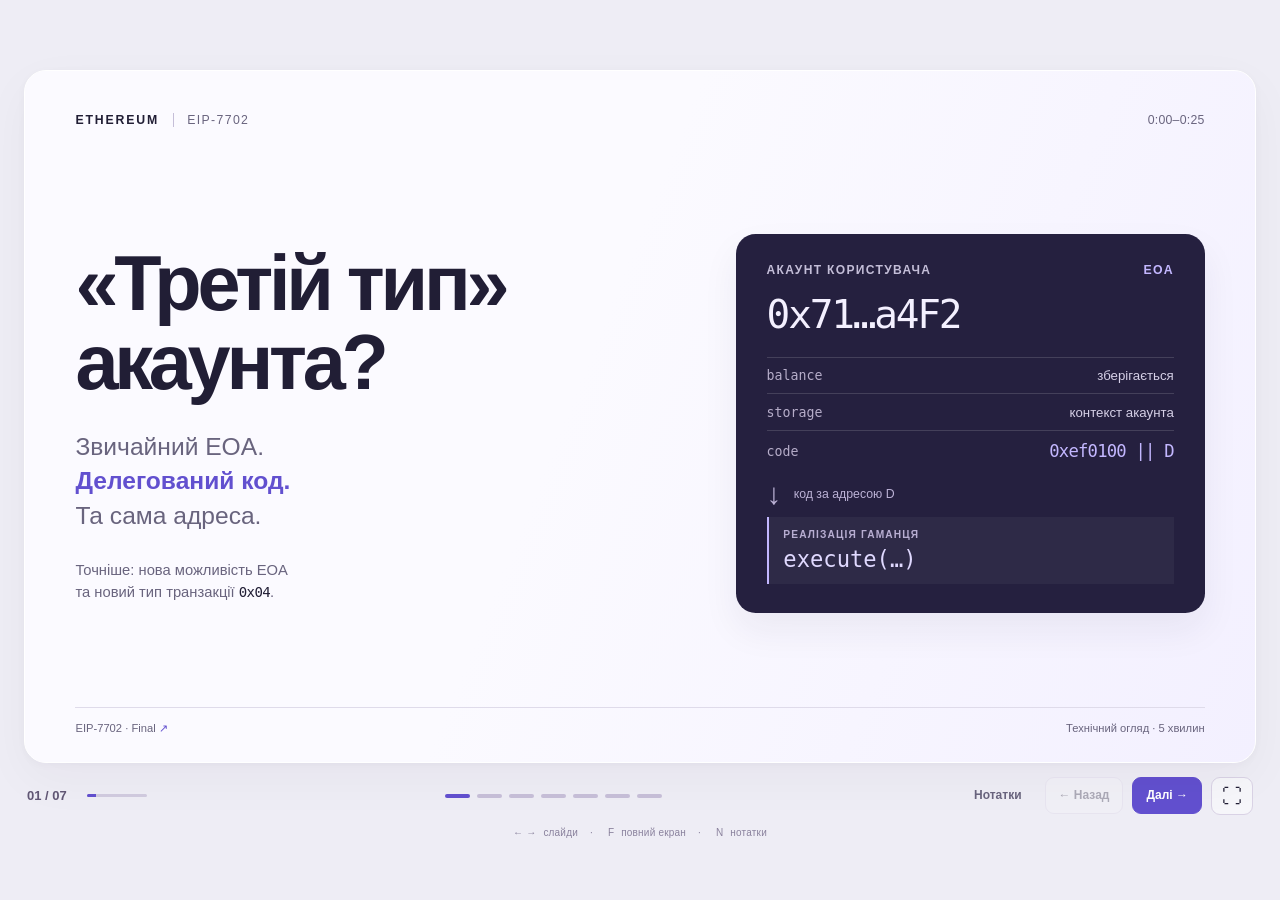
<file: index.html>
<!doctype html>
<html lang="uk">
<head>
  <meta charset="utf-8">
  <meta name="viewport" content="width=device-width, initial-scale=1">
  <meta name="color-scheme" content="light">
  <meta name="description" content="Технічна презентація про EIP-7702: делегований EOA, виконання коду, пакетні операції та межі відкату в Ethereum.">
  <meta name="theme-color" content="#f3f2fa">
  <link rel="icon" href="data:,">
  <title>EIP-7702 — програмовані акаунти Ethereum</title>
  <link rel="stylesheet" href="assets/styles.css">
  <script src="assets/app.js" defer></script>
</head>
<body>
  <main class="deck" aria-label="Презентація про акаунти Ethereum та EIP-7702">
    <section id="slide-1" class="slide cover" aria-labelledby="title-1" tabindex="-1">
      <header class="masthead"><span class="brand">ETHEREUM</span><span class="chapter">EIP-7702</span><span class="timing">0:00–0:25</span></header>
      <div class="cover-layout">
        <div class="cover-copy">
          <h1 id="title-1">«Третій тип»<br>акаунта?</h1>
          <p class="cover-subtitle">Звичайний EOA.<br><strong>Делегований код.</strong><br>Та сама адреса.</p>
          <p class="cover-correction">Точніше: нова можливість EOA<br>та новий тип транзакції <code>0x04</code>.</p>
        </div>
        <div class="account-figure" role="img" aria-label="У того самого EOA зберігаються адреса, баланс і сховище; поле коду отримує вказівник на реалізацію гаманця">
          <div class="account-header"><span class="label">Акаунт користувача</span><span class="account-type">EOA</span></div>
          <div class="account-address">0x71…a4F2</div>
          <div class="account-row"><span>balance</span><span>зберігається</span></div>
          <div class="account-row"><span>storage</span><span>контекст акаунта</span></div>
          <div class="account-row code-row"><span>code</span><code>0xef0100 || D</code></div>
          <div class="delegation-line"><span class="down-arrow" aria-hidden="true">↓</span><span>код за адресою D</span></div>
          <div class="implementation"><span class="label">Реалізація гаманця</span><strong>execute(…)</strong></div>
        </div>
      </div>
      <footer class="sources"><a href="https://eips.ethereum.org/EIPS/eip-7702" target="_blank" rel="noopener noreferrer">EIP-7702 · Final</a><span>Технічний огляд · 5 хвилин</span></footer>
      <template class="speaker-notes"><p>Назва «третій тип» є зручним спрощенням. EIP-7702 дає EOA змогу делегувати виконання коду вже розгорнутому контракту. Адреса акаунта не змінюється. Специфікація визначає новий тип транзакції 0x04, а не новий набір полів акаунта.</p></template>
    </section>

    <section id="slide-2" class="slide" aria-labelledby="title-2" tabindex="-1" hidden inert>
      <header class="masthead"><span class="brand">ETHEREUM</span><span class="chapter">Модель акаунта</span><span class="timing">0:25–1:05</span></header>
      <h2 id="title-2">Ключ, код<br>і <span class="accent">право керування</span></h2>
      <div class="slide-body">
        <table class="account-comparison">
          <caption class="sr-only">Порівняння звичайного EOA, контрактного акаунта та EOA з EIP-7702</caption>
          <thead><tr><th scope="col">Модель</th><th scope="col">Виконувана логіка</th><th scope="col">Хто має повноваження</th></tr></thead>
          <tbody>
            <tr><th scope="row">EOA<span>без делегування</span></th><td>Власного коду немає</td><td>Приватний ключ</td></tr>
            <tr><th scope="row">Contract<span>контрактний акаунт</span></th><td>Код контракту</td><td>Правила в коді<br><span>наприклад, multisig</span></td></tr>
            <tr class="highlight-row"><th scope="row">EOA + 7702<span>делегований EOA</span></th><td>Код реалізації D<br><span>у контексті EOA</span></td><td>Ключ зберігає контроль<br><span>додаткові правила — у коді D</span></td></tr>
          </tbody>
        </table>
        <p class="takeaway"><span class="takeaway-line" aria-hidden="true"></span>«Smart account» описує програмовану поведінку.</p>
      </div>
      <footer class="sources"><a href="https://ethereum.org/developers/docs/accounts/" target="_blank" rel="noopener noreferrer">Ethereum · Accounts</a><a href="https://ethereum.org/roadmap/pectra/7702" target="_blank" rel="noopener noreferrer">EIP-7702 · керування ключем</a></footer>
      <template class="speaker-notes"><p>У традиційній моделі EOA керується підписами приватного ключа, а контрактний акаунт — власним кодом. Контрактний гаманець теж може перевіряти підписи власників, але не має окремого приватного ключа, який напряму керує його адресою. Делегований EOA поєднує ключ і програмовану логіку. Компрометація кореневого ключа дозволяє змінити делегування.</p></template>
    </section>

    <section id="slide-3" class="slide" aria-labelledby="title-3" tabindex="-1" hidden inert>
      <header class="masthead"><span class="brand">ETHEREUM</span><span class="chapter">Механізм</span><span class="timing">1:05–1:55</span></header>
      <h2 id="title-3">Делегування коду</h2>
      <div class="slide-body">
        <div class="authorization"><span class="label">Власник підписує авторизацію</span><code>[chain_id, D, nonce, y_parity, r, s]</code><span class="authorization-note">Транзакція <code>0x04</code> містить <code>authorization_list</code></span></div>
        <div class="mechanism" aria-label="Перевірити авторизацію, записати вказівник, виконати код у контексті EOA">
          <div class="mechanism-step"><span class="step-number">01</span><h3>Перевірка</h3><p>Підпис, мережа,<br>nonce акаунта</p></div>
          <span class="flow-arrow" aria-hidden="true">→</span>
          <div class="mechanism-step"><span class="step-number">02</span><h3>Запис code</h3><p><code>0xef0100 || D</code><br><span class="muted">3 + 20 = 23 байти</span></p></div>
          <span class="flow-arrow" aria-hidden="true">→</span>
          <div class="mechanism-step"><span class="step-number">03</span><h3>Виконання</h3><p>Код D працює<br><strong>в контексті EOA</strong></p></div>
        </div>
        <p class="context-strip"><span>Адреса</span><span>Баланс</span><span>Сховище</span><strong>належать EOA</strong></p>
      </div>
      <footer class="sources"><a href="https://eips.ethereum.org/EIPS/eip-7702#specification" target="_blank" rel="noopener noreferrer">EIP-7702 · Specification</a></footer>
      <template class="speaker-notes"><p>D — адреса контракту з реалізацією. Власник підписує авторизацію делегування, а зовнішню транзакцію може відправити інший акаунт. У code записується 23-байтовий індикатор. Виклик EOA виконує код за адресою D, проте address(this), баланс і сховище належать EOA. Це не копіювання сховища D. Підпис авторизації сам по собі не є дозволом на довільний swap: реалізація має окремо перевірити право виконати конкретні дії.</p></template>
    </section>

    <section id="slide-4" class="slide" aria-labelledby="title-4" tabindex="-1" hidden inert>
      <header class="masthead"><span class="brand">ETHEREUM</span><span class="chapter">Приклад Uniswap</span><span class="timing">1:55–2:35</span></header>
      <h2 id="title-4"><code>approve + swap</code><br><span class="accent">в одній транзакції</span></h2>
      <div class="slide-body batch-layout">
        <div class="batch-comparison">
          <div class="batch-row"><span class="batch-label">Окремо</span><div class="transaction neutral"><span>Транзакція 1</span><code>approve</code></div><span class="flow-arrow" aria-hidden="true">→</span><div class="transaction neutral"><span>Транзакція 2</span><code>swap</code></div></div>
          <div class="batch-row combined"><span class="batch-label">Пакет</span><div class="transaction-batch"><span>Одна транзакція · execute(batch)</span><div><code>approve</code><span aria-hidden="true">→</span><code>swap</code></div></div></div>
        </div>
        <div class="payer-note"><span class="label">Оплата газу</span><p>Відправником може бути <strong>спонсор</strong>.</p><p class="small">На рівні Ethereum газ оплачується в ETH.</p></div>
        <p class="takeaway"><span class="takeaway-line" aria-hidden="true"></span>Атомарність пакета залежить від обробки помилок у коді гаманця.</p>
      </div>
      <footer class="sources"><a href="https://eips.ethereum.org/EIPS/eip-7702#motivation" target="_blank" rel="noopener noreferrer">EIP-7702 · Batching / Sponsorship</a><a href="https://blog.uniswap.org/smart-wallets-are-live" target="_blank" rel="noopener noreferrer">Uniswap · Smart wallets</a></footer>
      <template class="speaker-notes"><p>Для випадку, коли allowance ще не вистачає, гаманець може об'єднати approve і swap. Це не означає, що будь-який swap завжди потребував двох транзакцій. В атомарній реалізації помилка swap поширюється назовні й відкочує approve. Якщо реалізація дозволяє часткове виконання, гарантія інша. Спонсор може заплатити ETH за газ і отримати ERC-20 як компенсацію; EIP-7702 сам не змінює протокольну валюту оплати газу.</p></template>
    </section>

    <section id="slide-5" class="slide" aria-labelledby="title-5" tabindex="-1" hidden inert>
      <header class="masthead"><span class="brand">ETHEREUM</span><span class="chapter">Цілісність стану</span><span class="timing">2:35–3:25</span></header>
      <h2 id="title-5">Що переживає <span class="accent">revert</span></h2>
      <div class="slide-body">
        <div class="revert-flow">
          <div class="authorization-stage"><span class="label">Обробка авторизації</span><h3>Делегування<br>встановлено</h3><p>Валідний запис застосовано</p><div class="outcome persists"><span aria-hidden="true">✓</span> Зберігається</div></div>
          <span class="flow-arrow" aria-hidden="true">→</span>
          <div class="execution-stage"><span class="label">Виконання EVM</span><h3><code>approve → swap</code></h3><p>Помилка доходить до верху</p><div class="outcome reverted"><span aria-hidden="true">↶</span> Зміни виконання відкочуються</div></div>
        </div>
        <div class="persistence-note"><strong>Делегування не зникає після транзакції.</strong><span>Зміна або скасування потребує нової авторизації.</span></div>
      </div>
      <footer class="sources"><a href="https://eips.ethereum.org/EIPS/eip-7702#specification" target="_blank" rel="noopener noreferrer">EIP-7702 · обробка перед виконанням</a><a href="https://eips.ethereum.org/EIPS/eip-7702#persistence-of-code-delegation" target="_blank" rel="noopener noreferrer">Persistence of code delegation</a></footer>
      <template class="speaker-notes"><p>Це ключова відмінність від надто загальної фрази «revert скасовує абсолютно все». Обробка authorization_list відбувається до фази виконання. Якщо валідна авторизація вже встановила делегування, наступний revert виконання не повертає попереднє делегування. Зміни виконання EVM відкочуються; витрачений газ не повертається повністю, nonce також не слід вважати незмінним. Для очищення делегування авторизують нульову адресу; сховище акаунта не очищується.</p></template>
    </section>

    <section id="slide-6" class="slide" aria-labelledby="title-6" tabindex="-1" hidden inert>
      <header class="masthead"><span class="brand">ETHEREUM</span><span class="chapter">Межі механізму</span><span class="timing">3:25–4:25</span></header>
      <h2 id="title-6">Програмованість<br>і <span class="accent">відповідальність коду</span></h2>
      <div class="slide-body limits-layout">
        <div class="standards">
          <div class="standard"><strong>7702</strong><div><h3>Делегування коду EOA</h3><p>Зміна на рівні протоколу</p></div></div>
          <div class="standard"><strong>4337</strong><div><h3>UserOperation → EntryPoint</h3><p>Окрема інфраструктура виконання</p></div></div>
          <p class="compatible">Механізми можна поєднувати.</p>
        </div>
        <div class="responsibility"><h3>Реалізація перевіряє</h3><ul><li>Дозвіл на конкретні дії</li><li>Захист від повторного виконання</li><li>Обмеження повноважень</li></ul><p>Кореневий ключ зберігає<br><strong>право змінити делегування.</strong></p></div>
      </div>
      <footer class="sources"><a href="https://eips.ethereum.org/EIPS/eip-7702#security-considerations" target="_blank" rel="noopener noreferrer">EIP-7702 · Security considerations</a><a href="https://eips.ethereum.org/EIPS/eip-4337" target="_blank" rel="noopener noreferrer">ERC-4337 · Account abstraction</a></footer>
      <template class="speaker-notes"><p>EIP-7702 і ERC-4337 вирішують різні задачі. Перший дає EOA делегований код, другий описує UserOperation, EntryPoint і пов'язану інфраструктуру. Їх можна поєднувати. Passkeys, ліміти, session keys чи спонсорування не з'являються автоматично від 23 байтів індикатора. Потрібна реалізація, що перевіряє право на конкретні дії, nonce операції та домен підпису. Перевірка tx.origin == msg.sender не є захистом від reentrancy і після 7702 тим більше не доводить відсутності коду у викликача.</p></template>
    </section>

    <section id="slide-7" class="slide closing" aria-labelledby="title-7" tabindex="-1" hidden inert>
      <header class="masthead"><span class="brand">ETHEREUM</span><span class="chapter">Висновок</span><span class="timing">4:25–5:00</span></header>
      <div class="closing-layout">
        <h2 id="title-7">Та сама адреса.<br><span class="accent">Програмована поведінка.</span></h2>
        <p class="closing-summary">EIP-7702 додає EOA делегований код.<br>Контроль ключем і перевірки реалізації<br>залишаються визначальними.</p>
        <div class="timeline"><div><time datetime="2025-05-07">07.05.2025</time><h3>Pectra · Ethereum</h3><p>Активація EIP-7702</p></div><div><time datetime="2025-07-02">02.07.2025</time><h3>Uniswap</h3><p>Запуск підтримки smart wallets</p></div></div>
      </div>
      <footer class="sources"><a href="https://blog.ethereum.org/2025/04/23/pectra-mainnet" target="_blank" rel="noopener noreferrer">Ethereum Foundation · Pectra</a><a href="https://blog.uniswap.org/smart-wallets-are-live" target="_blank" rel="noopener noreferrer">Uniswap · анонс</a><span>Дати запусків: 2025 рік</span></footer>
      <template class="speaker-notes"><p>Для захисту коректно сказати: «EIP-7702 розширює EOA делегованим кодом; назва “третій тип” є неформальною». Ethereum активував Pectra 7 травня 2025 року. Uniswap оголосив підтримку smart wallets 2 липня 2025 року. Дата нової статті не є датою запуску механізму. У зв'язку з Uniswap це розширення поведінки користувацького гаманця; воно не замінює інваріанти й перевірки оплати у контрактах пулів.</p></template>
    </section>
  </main>

  <nav class="controls" aria-label="Керування презентацією">
    <div class="progress-group"><span id="counter" class="counter" role="status" aria-live="polite" aria-atomic="true">01 / 07</span><progress id="progress" value="1" max="7" aria-label="Прогрес презентації">1 із 7</progress></div>
    <div class="slide-dots" aria-label="Перехід до слайда">
      <button type="button" data-slide="1" class="slide-dot" aria-label="Слайд 1: Третій тип акаунта" aria-current="step"></button>
      <button type="button" data-slide="2" class="slide-dot" aria-label="Слайд 2: Ключ і код" aria-current="false"></button>
      <button type="button" data-slide="3" class="slide-dot" aria-label="Слайд 3: Делегування" aria-current="false"></button>
      <button type="button" data-slide="4" class="slide-dot" aria-label="Слайд 4: Approve і swap" aria-current="false"></button>
      <button type="button" data-slide="5" class="slide-dot" aria-label="Слайд 5: Revert" aria-current="false"></button>
      <button type="button" data-slide="6" class="slide-dot" aria-label="Слайд 6: Межі механізму" aria-current="false"></button>
      <button type="button" data-slide="7" class="slide-dot" aria-label="Слайд 7: Висновок" aria-current="false"></button>
    </div>
    <button id="notes" class="nav-button utility" type="button" aria-haspopup="dialog" aria-label="Відкрити нотатки доповідача" title="Нотатки · N">Нотатки</button>
    <button id="prev" class="nav-button" type="button" aria-label="Попередній слайд" title="Попередній · ← / Page Up" disabled>← <span>Назад</span></button>
    <button id="next" class="nav-button primary" type="button" aria-label="Наступний слайд" title="Наступний · → / Space / Page Down"><span>Далі</span> →</button>
    <button id="fullscreen" class="nav-button fullscreen" type="button" aria-label="Увімкнути повноекранний режим" aria-pressed="false" title="Повноекранний режим · F">⛶</button>
  </nav>
  <p class="keyboard-hint">← → <span>слайди</span><i>·</i> F <span>повний екран</span><i>·</i> N <span>нотатки</span></p>
  <p id="notice" class="presentation-notice" role="status" aria-live="polite"></p>
  <dialog id="notes-dialog" aria-labelledby="notes-heading">
    <div class="dialog-top"><p class="label">Нотатки доповідача</p><button id="close-notes" class="nav-button" type="button" aria-label="Закрити нотатки">Закрити ×</button></div>
    <h2 id="notes-heading"></h2><div id="notes-content"></div><p class="dialog-hint">Нотатки видно на цьому екрані · Esc — закрити</p>
  </dialog>
  <noscript><p class="noscript">Для перемикання слайдів увімкніть JavaScript. Без нього доступний перший слайд; друк показує всі слайди.</p></noscript>
</body>
</html>
</file>
<file: assets/styles.css>
:root{--canvas:#fbfaff;--ink:#211e35;--muted:#69647e;--accent:#6250cf;--tint:#eeeafa;--line:#dfdbea;--night:#25203f;--lavender:#c3b7ff;--green:#286b55;--rose:#99445d;--deck-width:min(calc(100vw - 48px),calc((100dvh - 124px)*16/9));font-family:"Segoe UI Variable","Segoe UI",Arial,sans-serif;color:var(--ink);background:#eeedf5;font-synthesis:none}
*{box-sizing:border-box}body{margin:0;min-height:100dvh;padding:18px 24px 10px;display:flex;flex-direction:column;align-items:center;justify-content:center;gap:10px}h1,h2,h3,p{margin:0}a{color:inherit;text-underline-offset:4px}a:hover{color:var(--accent)}button{font:inherit;cursor:pointer}button:disabled{opacity:.32;cursor:default}a,button{-webkit-tap-highlight-color:transparent}a:focus-visible,button:focus-visible{outline:3px solid var(--accent);outline-offset:4px}code{font-family:"Cascadia Code",Consolas,monospace;font-size:.95em;letter-spacing:-.045em}.deck{width:var(--deck-width);aspect-ratio:16/9;container-type:inline-size;background:var(--canvas);border:1px solid #fff;border-radius:22px;box-shadow:0 16px 50px #29203e0a,0 2px 8px #29203e08;overflow:hidden}.slide{height:100%;padding:3cqw 4.1cqw 2.1cqw;position:relative;flex-direction:column}.slide:not([hidden]){display:flex;animation:enter .24s ease-out}.slide[hidden]{display:none!important}.slide:focus{outline:0}@keyframes enter{from{opacity:.6;transform:translateY(5px)}to{opacity:1;transform:none}}.masthead{display:flex;align-items:center;gap:1.1cqw;margin-bottom:2.6cqw;min-height:2cqw;font-size:1cqw;letter-spacing:.11em;color:var(--muted);text-transform:uppercase}.brand{font-weight:800;letter-spacing:.15em;color:var(--ink)}.chapter{border-left:1px solid #c5bed8;padding-left:1.1cqw}.timing{margin-left:auto;letter-spacing:.02em;font-variant-numeric:tabular-nums}h1{font-size:6.3cqw;font-weight:750;line-height:1.02;letter-spacing:-.055em}h2{font-size:3.65cqw;font-weight:750;line-height:1.12;letter-spacing:-.035em;margin-bottom:2.3cqw}h3{font-size:1.8cqw;font-weight:650;line-height:1.25;letter-spacing:-.02em}.accent{color:var(--accent)}.muted{color:var(--muted)}.label{font-size:.98cqw;text-transform:uppercase;letter-spacing:.11em;font-weight:650}.small{font-size:1.2cqw!important;line-height:1.5}.slide-body{flex:1;min-height:0}.sources{margin-top:auto;border-top:1px solid var(--line);padding-top:1cqw;display:flex;align-items:center;gap:2cqw;color:var(--muted);font-size:.91cqw;line-height:1.4}.sources a{text-decoration:none}.sources a::after{content:" ↗";color:var(--accent)}.sources>span:last-child{margin-left:auto}.takeaway{display:flex;align-items:center;gap:1.1cqw;font-size:1.6cqw;line-height:1.4;margin-top:1.9cqw}.takeaway-line{height:2.4cqw;width:.3cqw;flex:none;background:var(--accent);border-radius:1px}.cover{background:linear-gradient(112deg,#fbfaff 45%,#f3f0ff 100%)}.cover-layout{display:grid;grid-template-columns:1.15fr .9fr;gap:5cqw;align-items:center;flex:1;padding-bottom:2cqw}.cover h1{margin-bottom:2.3cqw}.cover-subtitle{font-size:2cqw;line-height:1.4;color:var(--muted)}.cover-subtitle strong{color:var(--accent);font-weight:650}.cover-correction{font-size:1.2cqw;line-height:1.5;margin-top:2.1cqw;color:var(--muted)}.cover-correction code{color:var(--ink)}.account-figure{background:var(--night);color:#f4f0ff;border-radius:1.6cqw;padding:2.3cqw 2.5cqw;box-shadow:0 1.4cqw 3cqw #25203f10}.account-header{display:flex;justify-content:space-between;align-items:center;gap:1cqw;color:#c4bed8}.account-type{font-size:1cqw;font-weight:700;letter-spacing:.1em;color:var(--lavender)}.account-address{font-family:Consolas,monospace;font-size:3.2cqw;margin:1.2cqw 0 1.6cqw;letter-spacing:-.055em}.account-row{display:flex;justify-content:space-between;align-items:center;padding:.83cqw 0;border-top:1px solid #ffffff24;font-size:1.08cqw}.account-row span:first-child{font-family:Consolas,monospace;color:#b6adc9}.account-row span:last-child{color:#d6d0e7}.code-row code{color:var(--lavender);font-size:1.4cqw}.delegation-line{display:flex;gap:1cqw;align-items:center;padding:.65cqw 0;font-size:1cqw;color:#bbb1d5}.down-arrow{font-size:2.4cqw;line-height:1}.implementation{padding:1cqw 1.2cqw;background:#ffffff0b;border-left:2px solid var(--lavender)}.implementation .label{display:block;font-size:.83cqw;color:#b8aed2;margin-bottom:.5cqw}.implementation strong{font-size:1.8cqw;font-weight:500;font-family:Consolas,monospace;color:#e0d9ff}.account-comparison{width:100%;border-collapse:collapse;text-align:left;font-size:1.5cqw;line-height:1.4}.account-comparison th,.account-comparison td{padding:1.35cqw 1.4cqw 1.35cqw 0;border-bottom:1px solid var(--line);vertical-align:middle}.account-comparison thead th{padding:0 1.4cqw .8cqw 0;font-size:.98cqw;text-transform:uppercase;letter-spacing:.07em;color:var(--muted);font-weight:600}.account-comparison tbody th{font-size:2cqw;font-weight:700;width:28%;letter-spacing:-.035em}.account-comparison td:nth-child(2){width:34%}.account-comparison span{display:block;font-size:1.15cqw;color:var(--muted);font-weight:400;letter-spacing:0;margin-top:.25cqw}.highlight-row th{color:var(--accent)}.highlight-row{background:linear-gradient(90deg,#eeeafa77,transparent)}.authorization{border-left:.35cqw solid var(--accent);background:var(--tint);padding:1.3cqw 1.6cqw}.authorization .label{display:block;color:var(--muted);margin-bottom:.85cqw}.authorization>code{font-size:2.05cqw;color:var(--accent);display:block}.authorization-note{display:block;font-size:1.1cqw;color:var(--muted);margin-top:.75cqw}.mechanism{display:grid;grid-template-columns:1fr auto 1.1fr auto 1.15fr;gap:1.6cqw;align-items:center;margin-top:2.1cqw}.step-number{display:block;color:#b7aecf;font-size:2.5cqw;font-weight:700;line-height:1;margin-bottom:.7cqw}.mechanism-step h3{margin-bottom:.65cqw}.mechanism-step p{font-size:1.5cqw;line-height:1.45}.mechanism-step p strong{font-weight:600;color:var(--accent)}.flow-arrow{color:#a196be;font-size:2.5cqw;line-height:1}.context-strip{display:flex;gap:2.5cqw;font-size:1.18cqw;border-top:1px solid var(--line);padding-top:1.2cqw;margin-top:2cqw;color:var(--muted)}.context-strip strong{font-weight:650;color:var(--ink);margin-left:auto}.batch-layout{display:grid;grid-template-columns:1fr .65fr;gap:2cqw 3.7cqw;align-content:start}.batch-comparison{display:flex;flex-direction:column;gap:1.5cqw}.batch-row{display:grid;grid-template-columns:4.7cqw 1fr auto 1fr;gap:.9cqw;align-items:center}.batch-label{font-size:1.05cqw;color:var(--muted)}.transaction{padding:1.1cqw 1.2cqw;border:1px solid var(--line);border-radius:.6cqw}.transaction>span{font-size:.85cqw;color:var(--muted);display:block;margin-bottom:.6cqw}.transaction code{font-size:1.7cqw}.batch-row .flow-arrow{font-size:1.8cqw}.combined{grid-template-columns:4.7cqw 1fr}.transaction-batch{padding:1.2cqw 1.5cqw;background:var(--night);color:#eee8ff;border-radius:.6cqw}.transaction-batch>span{display:block;font-size:.95cqw;color:#c4b8e1;margin-bottom:1cqw}.transaction-batch>div{display:flex;gap:2cqw;align-items:center;justify-content:space-between;font-size:2cqw}.transaction-batch>div>span{color:var(--lavender)}.payer-note{border-left:1px solid var(--line);padding:1.3cqw 0 0 2.5cqw}.payer-note .label{color:var(--muted);display:block;margin-bottom:1.3cqw}.payer-note p{font-size:1.7cqw;line-height:1.45}.payer-note strong{font-weight:650;color:var(--accent)}.payer-note .small{margin-top:1.7cqw;color:var(--muted)}.batch-layout .takeaway{grid-column:1/-1;margin-top:.3cqw;font-size:1.45cqw;max-width:90%}.revert-flow{display:grid;grid-template-columns:1fr auto 1.35fr;gap:2cqw;align-items:center;margin-top:.4cqw}.authorization-stage,.execution-stage{padding:1.7cqw 1.8cqw;background:var(--tint);border-top:.3cqw solid #8f82c9;min-height:16.3cqw}.execution-stage{background:#f8eef3;border-color:#b76d84}.revert-flow .label{color:var(--muted);display:block;margin-bottom:1.1cqw}.revert-flow h3{font-size:2.05cqw;min-height:5.2cqw}.revert-flow p{font-size:1.13cqw;color:var(--muted);margin-top:.65cqw;line-height:1.4}.outcome{border-top:1px solid #b7a7cf5e;margin-top:1.5cqw;padding-top:1cqw;font-size:1.3cqw;font-weight:650}.outcome>span{margin-right:.5cqw}.persists{color:var(--green)}.reverted{color:var(--rose)}.persistence-note{margin-top:2.1cqw;display:flex;flex-direction:column;gap:.65cqw;font-size:1.55cqw;line-height:1.4}.persistence-note strong{font-weight:650}.persistence-note>span{font-size:1.23cqw;color:var(--muted)}.limits-layout{display:grid;grid-template-columns:1.1fr 1fr;gap:4cqw;align-content:start}.standard{display:flex;align-items:center;gap:1.5cqw;padding:1.4cqw 0;border-bottom:1px solid var(--line)}.standard:first-child{padding-top:.2cqw}.standard>strong{font-size:3cqw;letter-spacing:-.05em;font-weight:650;color:var(--accent);width:7cqw;flex:none}.standard h3{font-size:1.6cqw}.standard p{font-size:1.15cqw;color:var(--muted);margin-top:.45cqw}.compatible{font-size:1.4cqw;line-height:1.4;margin-top:1.4cqw;color:var(--accent)}.responsibility{border-left:1px solid var(--line);padding-left:3cqw}.responsibility h3{font-size:1.65cqw;margin-bottom:1cqw}.responsibility ul{list-style:none;margin:0;padding:0;font-size:1.35cqw;line-height:1.5;color:var(--muted)}.responsibility li{padding:.35cqw 0 .35cqw 1.2cqw;position:relative}.responsibility li::before{content:"·";position:absolute;left:0;color:var(--accent);font-weight:800}.responsibility p{font-size:1.35cqw;line-height:1.5;border-top:1px solid var(--line);padding-top:1.35cqw;margin-top:1.35cqw}.responsibility strong{font-weight:650}.closing{background:linear-gradient(115deg,#fbfaff 30%,#f1edfc 100%)}.closing-layout{flex:1;padding-top:1cqw}.closing h2{font-size:4.8cqw;line-height:1.14;margin-bottom:2.1cqw}.closing-summary{font-size:1.7cqw;line-height:1.5;color:var(--muted)}.timeline{display:grid;grid-template-columns:1fr 1fr;gap:4cqw;margin-top:2.8cqw;border-top:1px solid #cbc3df}.timeline>div{padding-top:1.1cqw}.timeline time{display:block;font-size:1.1cqw;letter-spacing:.06em;color:var(--accent);font-weight:650;margin-bottom:.7cqw}.timeline h3{font-size:1.75cqw}.timeline p{font-size:1.1cqw;color:var(--muted);margin-top:.5cqw}.controls{width:var(--deck-width);height:45px;display:flex;align-items:center;gap:9px;padding:0 3px}.progress-group{display:flex;align-items:center;gap:14px}.counter{font-size:13px;font-weight:650;color:#615775;min-width:46px;font-variant-numeric:tabular-nums}.controls progress{appearance:none;width:60px;height:3px;border:0;border-radius:3px;overflow:hidden;background:#d1cbdf}.controls progress::-webkit-progress-bar{background:#d1cbdf}.controls progress::-webkit-progress-value{background:var(--accent)}.controls progress::-moz-progress-bar{background:var(--accent)}.slide-dots{display:flex;gap:7px;margin:auto}.slide-dot{width:25px;height:30px;border:0;background:transparent;padding:12px 0}.slide-dot::after{content:"";display:block;height:4px;background:#c7bfd8;border-radius:3px;transition:background .2s}.slide-dot[aria-current=step]::after{background:var(--accent)}.nav-button{border:1px solid #d9d2e5;border-radius:9px;background:#ffffff80;min-height:37px;padding:7px 13px;font-size:12px;font-weight:650;color:var(--ink);line-height:1.3;white-space:nowrap}.nav-button:not(:disabled):hover{background:#fff;border-color:#b3a5d3}.nav-button.primary{background:var(--accent);color:white;border-color:var(--accent)}.nav-button.primary:not(:disabled):hover{background:#5140b4}.nav-button.fullscreen{font-size:20px;padding:5px 10px}.nav-button.utility{color:var(--muted);background:transparent;border-color:transparent}.keyboard-hint{font-size:10px;letter-spacing:.02em;color:#8a829d;line-height:1}.keyboard-hint span{margin-left:4px}.keyboard-hint i{font-style:normal;margin:0 12px}dialog{color:var(--ink);border:1px solid var(--line);border-radius:18px;background:var(--canvas);padding:30px;width:min(720px,calc(100vw - 30px));max-height:80dvh;box-shadow:0 20px 100px #21172d3d}dialog::backdrop{background:#20182f70;backdrop-filter:blur(5px)}.dialog-top{display:flex;align-items:center;justify-content:space-between;gap:20px;margin-bottom:25px}.dialog-top .label{font-size:12px;color:var(--muted)}dialog h2{font-size:26px;line-height:1.3;letter-spacing:-.02em;margin-bottom:20px}#notes-content{font-size:17px;line-height:1.65}.dialog-hint{border-top:1px solid var(--line);padding-top:16px;margin-top:24px;color:var(--muted);font-size:12px}.sr-only{position:absolute;width:1px;height:1px;padding:0;margin:-1px;overflow:hidden;clip:rect(0,0,0,0);white-space:nowrap;border:0}.noscript{font-size:14px;text-align:center;max-width:700px}
@media(max-width:760px){:root{--deck-width:100%;background:#f3f1f9}body{display:block;padding:12px 10px 85px}.deck{width:100%;aspect-ratio:auto;min-height:calc(100dvh - 104px);container-type:normal;overflow:hidden;border-radius:18px}.slide{height:auto;min-height:calc(100dvh - 104px);padding:24px 22px}.masthead{font-size:10px;gap:9px;margin-bottom:25px;min-height:18px;letter-spacing:.06em}.chapter{padding-left:9px}.timing{font-size:10px}h1{font-size:49px}h2{font-size:32px;margin-bottom:25px}h3{font-size:20px}.label{font-size:10px}.small{font-size:14px!important}.sources{font-size:10px;padding-top:15px;margin-top:28px;gap:10px 18px;flex-wrap:wrap}.sources>span:last-child{margin-left:0}.takeaway{font-size:16px;gap:12px;margin-top:22px}.takeaway-line{height:30px;width:3px}.cover-layout{grid-template-columns:1fr;gap:28px;padding-bottom:5px}.cover h1{margin-bottom:22px}.cover-subtitle{font-size:23px;line-height:1.4}.cover-correction{font-size:13px;margin-top:17px}.account-figure{padding:22px 24px;border-radius:17px}.account-header{gap:10px}.account-type{font-size:12px}.account-address{font-size:35px;margin:12px 0 18px}.account-row{padding:10px 0;font-size:12px}.code-row code{font-size:17px}.delegation-line{gap:12px;padding:8px 0;font-size:12px}.down-arrow{font-size:27px}.implementation{padding:12px 14px}.implementation .label{font-size:9px;margin-bottom:6px}.implementation strong{font-size:22px}.account-comparison{font-size:13px;line-height:1.4}.account-comparison th,.account-comparison td{padding:17px 9px 17px 0}.account-comparison thead th{font-size:9px;letter-spacing:0;padding:0 8px 12px 0}.account-comparison tbody th{font-size:18px;width:26%}.account-comparison span{font-size:10px;margin-top:5px}.account-comparison td:nth-child(2){width:31%}.authorization{padding:17px 15px;border-left-width:3px}.authorization .label{margin-bottom:12px;font-size:9px}.authorization>code{font-size:14px;white-space:normal;overflow-wrap:anywhere;line-height:1.5}.authorization-note{font-size:11px;margin-top:10px}.mechanism{grid-template-columns:1fr;gap:10px;margin-top:22px}.mechanism>.flow-arrow{transform:rotate(90deg);font-size:23px;justify-self:start;margin-left:11px}.mechanism-step{display:grid;grid-template-columns:40px 1fr;gap:2px 12px}.step-number{font-size:28px;grid-row:1/3;margin:0}.mechanism-step h3{font-size:21px;margin-bottom:5px}.mechanism-step p{font-size:16px}.context-strip{gap:8px 18px;font-size:12px;flex-wrap:wrap;padding-top:16px;margin-top:24px}.context-strip strong{margin-left:0}.batch-layout{grid-template-columns:1fr;gap:25px}.batch-comparison{gap:18px}.batch-row{grid-template-columns:40px 1fr auto 1fr;gap:7px}.batch-label{font-size:10px}.transaction{padding:12px 10px;border-radius:7px}.transaction>span{font-size:9px;margin-bottom:8px}.transaction code{font-size:17px}.batch-row .flow-arrow{font-size:17px}.combined{grid-template-columns:40px 1fr}.transaction-batch{padding:15px 17px;border-radius:7px}.transaction-batch>span{font-size:10px;margin-bottom:13px}.transaction-batch>div{font-size:21px;gap:16px}.payer-note{padding:18px 0 0;border-left:0;border-top:1px solid var(--line)}.payer-note .label{margin-bottom:12px}.payer-note p{font-size:19px}.payer-note .small{margin-top:10px}.batch-layout .takeaway{font-size:15px;max-width:100%;margin-top:0}.revert-flow{grid-template-columns:1fr;gap:13px;margin-top:0}.authorization-stage,.execution-stage{padding:20px 22px;border-top-width:3px;min-height:0}.revert-flow>.flow-arrow{font-size:25px;transform:rotate(90deg);justify-self:center}.revert-flow .label{margin-bottom:12px}.revert-flow h3{font-size:23px;min-height:0}.revert-flow p{font-size:13px;margin-top:12px}.outcome{margin-top:17px;padding-top:14px;font-size:14px}.outcome>span{margin-right:5px}.persistence-note{margin-top:24px;gap:9px;font-size:18px}.persistence-note>span{font-size:14px}.limits-layout{grid-template-columns:1fr;gap:26px}.standard{gap:16px;padding:18px 0}.standard:first-child{padding-top:0}.standard>strong{font-size:34px;width:75px}.standard h3{font-size:18px}.standard p{font-size:12px;margin-top:6px}.compatible{font-size:16px;margin-top:17px}.responsibility{padding:23px 0 0;border-left:0;border-top:1px solid var(--line)}.responsibility h3{font-size:21px;margin-bottom:11px}.responsibility ul{font-size:16px}.responsibility li{padding:5px 0 5px 15px}.responsibility p{font-size:16px;padding-top:17px;margin-top:18px}.closing-layout{padding-top:5px}.closing h2{font-size:37px;margin-bottom:25px}.closing-summary{font-size:18px}.timeline{grid-template-columns:1fr;gap:22px;margin-top:30px}.timeline>div{padding-top:16px}.timeline>div+div{border-top:1px solid var(--line)}.timeline time{font-size:12px;margin-bottom:9px}.timeline h3{font-size:22px}.timeline p{font-size:13px;margin-top:7px}.controls{position:fixed;left:0;right:0;bottom:0;width:100%;height:68px;padding:10px 12px;background:#f3f0f9f5;border-top:1px solid #dfd9e9;backdrop-filter:blur(14px);z-index:10;gap:7px}.progress-group{gap:0}.controls progress,.slide-dots{display:none}.counter{font-size:12px;min-width:43px}.nav-button{padding:8px 10px;min-height:38px}.nav-button.utility{font-size:11px;margin-left:auto}.nav-button.fullscreen{font-size:20px;padding:5px 9px}.controls .nav-button span{display:none}.keyboard-hint{display:none}dialog{padding:23px}.dialog-top{margin-bottom:20px;gap:12px}.dialog-top .label{font-size:10px}dialog h2{font-size:23px}#notes-content{font-size:16px}.dialog-hint{font-size:11px}}
@media(prefers-reduced-motion:reduce){*,*::before,*::after{animation:none!important;transition:none!important;scroll-behavior:auto!important}}
@media print{:root{background:white}body{display:block;padding:0}.deck{width:100%;aspect-ratio:auto;container-type:inline-size;overflow:visible;border:0;border-radius:0;box-shadow:none}.slide,.slide[hidden]{display:flex!important;height:180mm;min-height:0;padding:10mm 13mm 8mm;break-after:page;page-break-after:always;animation:none}.slide:last-child{break-after:auto;page-break-after:auto}.controls,.keyboard-hint,dialog,.noscript{display:none!important}.sources{font-size:8pt}.slide{print-color-adjust:exact;-webkit-print-color-adjust:exact}@page{size:A4 landscape;margin:8mm}}
.presentation-notice:empty{display:none}.presentation-notice:not(:empty){position:fixed;bottom:82px;left:50%;transform:translateX(-50%);z-index:30;width:max-content;max-width:calc(100vw - 32px);padding:13px 18px;border:1px solid var(--line);border-radius:12px;background:var(--night);color:#fff;font-size:14px;line-height:1.5;box-shadow:0 8px 28px #211e3525}@media print{.presentation-notice{display:none!important}}
</file>
